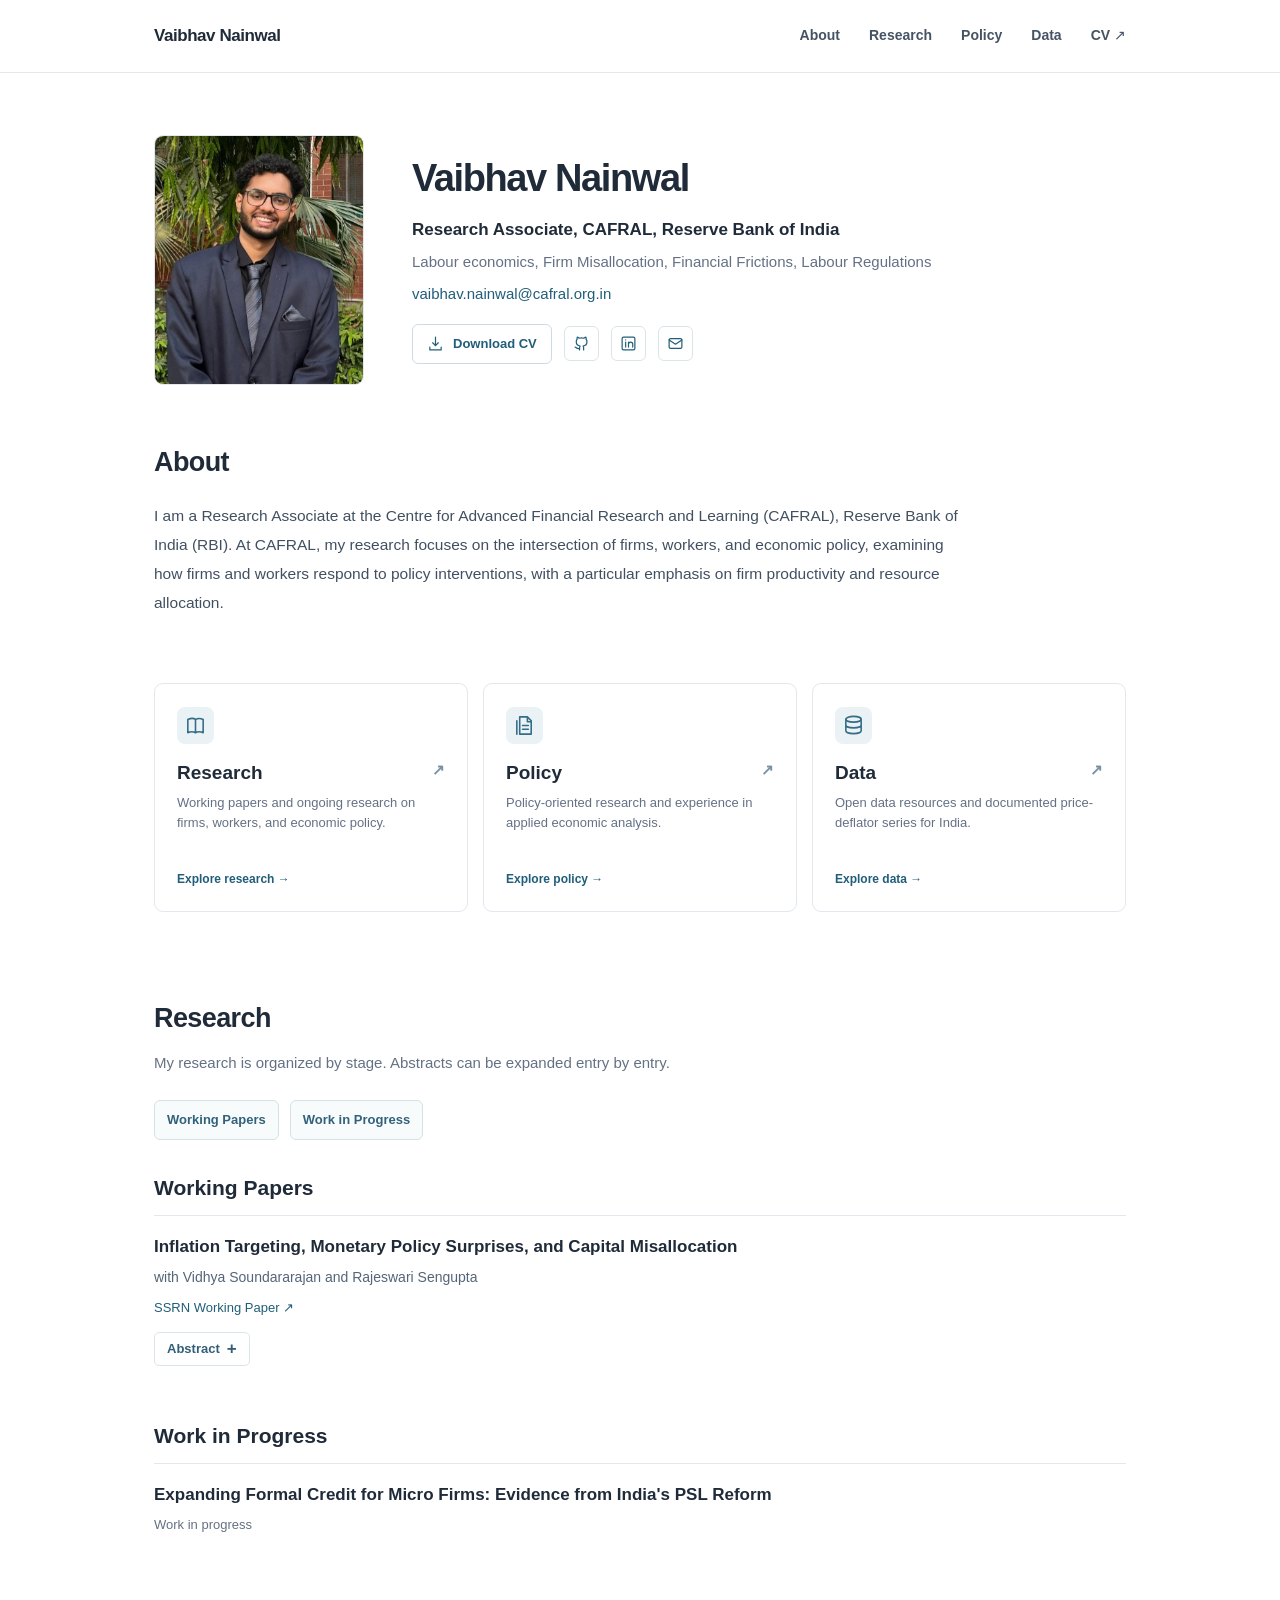
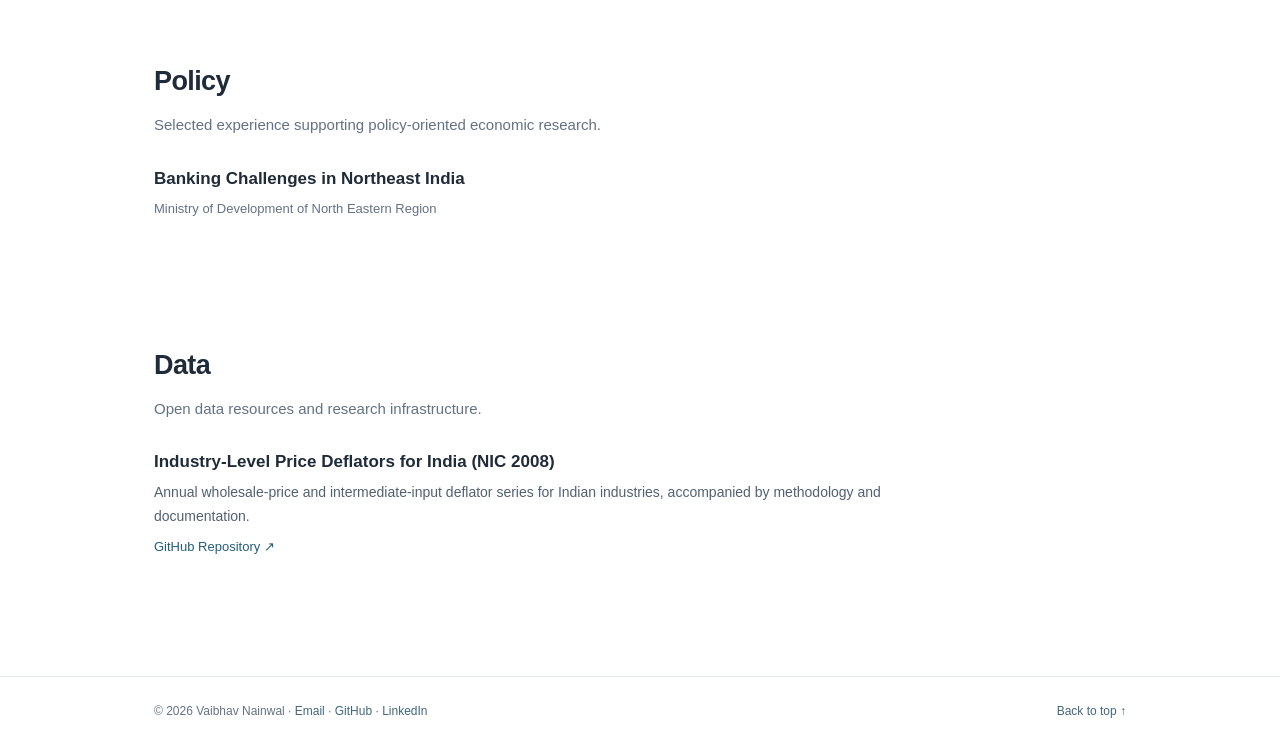
<file: index.html>
<!doctype html>
<html lang="en">
<head>
  <meta charset="utf-8">
  <meta name="viewport" content="width=device-width, initial-scale=1">

  <!-- Page title and description -->
  <title>Vaibhav Nainwal | Economist</title>
  <meta name="description" content="Vaibhav Nainwal is a Research Associate at CAFRAL, Reserve Bank of India. His research focuses on development economics, firm productivity, labour markets, monetary policy, and inequality.">

  <!-- Search engine indexing -->
  <meta name="robots" content="index, follow">
  <link rel="canonical" href="https://vaibhavnainwal.github.io/">

  <!-- Open Graph metadata -->
  <meta property="og:type" content="profile">
  <meta property="og:title" content="Vaibhav Nainwal | Economist">
  <meta property="og:description" content="Personal academic website of Vaibhav Nainwal, Research Associate at CAFRAL. Research in development economics, firm productivity, labour markets, and inequality.">
  <meta property="og:url" content="https://vaibhavnainwal.github.io/">
  <meta property="og:site_name" content="Vaibhav Nainwal">

  <!-- Social media preview -->
  <meta name="twitter:card" content="summary">
  <meta name="twitter:title" content="Vaibhav Nainwal | Economist">
  <meta name="twitter:description" content="Research Associate at CAFRAL. Research in development economics, firms, labour markets, monetary policy, and inequality.">

  <!-- Structured data for search engines -->
  <script type="application/ld+json">
  {
    "@context": "https://schema.org",
    "@type": "Person",
    "@id": "https://vaibhavnainwal.github.io/#person",
    "name": "Vaibhav Nainwal",
    "givenName": "Vaibhav",
    "familyName": "Nainwal",
    "url": "https://vaibhavnainwal.github.io/",
    "description": "Economist and Research Associate at the Centre for Advanced Financial Research and Learning (CAFRAL), working on development economics, firm productivity, labour markets, monetary policy, and inequality.",
    "jobTitle": "Research Associate",
    "worksFor": {
      "@type": "Organization",
      "name": "Centre for Advanced Financial Research and Learning (CAFRAL)",
      "url": "https://cafral.org.in/"
    },
    "alumniOf": {
      "@type": "CollegeOrUniversity",
      "name": "Delhi School of Economics, University of Delhi"
    },
    "knowsAbout": [
      "Economics",
      "Development Economics",
      "Labour Economics",
      "Firm Productivity",
      "Capital Misallocation",
      "Monetary Policy",
      "Income Inequality"
    ],
    "sameAs": [
      "https://github.com/VaibhavNainwal",
      "https://www.linkedin.com/in/vaibhav-nainwal-86041a1bb/",
      "https://ideas.repec.org/f/pna884.html"
    ]
  }
  </script>

  <!-- Website assets -->
  <link rel="icon" href="assets/favicon.svg" type="image/svg+xml">
  <link rel="stylesheet" href="styles.css">
</head>

<body>

<header class="site-header">
  <div class="container header-inner">
    <a class="wordmark" href="#home">Vaibhav Nainwal</a>
    <button class="mobile-menu" type="button" aria-expanded="false" aria-controls="mainnav">Menu ☰</button>
    <nav id="mainnav" aria-label="Primary navigation">
      <a href="#about">About</a>
      <a href="#research">Research</a>
      <a href="#policy">Policy</a>
      <a href="#data">Data</a>
      <a href="assets/Vaibhav_Nainwal_CV.pdf" target="_blank" rel="noopener">CV <span aria-hidden="true">↗</span></a>
    </nav>
  </div>
</header>

<main id="home" class="container">

  <section class="intro" aria-label="Introduction">
    <div class="portrait-area">
      <div class="portrait-placeholder" id="portrait-box">
        <span>VN</span>
        <small>Place profile.jpg in assets<br>to show your photograph</small>
      </div>
    </div>

    <div class="intro-text">
      <h1>Vaibhav Nainwal</h1>
      <p class="position">Research Associate, CAFRAL, Reserve Bank of India</p>
      <p class="fields">Labour economics, Firm Misallocation, Financial Frictions, Labour Regulations</p>
      <p class="contact-email">
        <a href="mailto:vaibhav.nainwal@cafral.org.in">vaibhav.nainwal@cafral.org.in</a>
      </p>

      <div class="profile-links">
        <a class="cv-button" href="assets/Vaibhav_Nainwal_CV.pdf" target="_blank" rel="noopener">
          <svg viewBox="0 0 24 24" aria-hidden="true">
            <path d="M12 3v12m0 0 4-4m-4 4-4-4M4 17v4h16v-4"/>
          </svg>
          Download CV
        </a>

        <a class="icon-link" href="https://github.com/VaibhavNainwal" target="_blank" rel="noopener noreferrer" aria-label="GitHub profile" title="GitHub">
          <svg viewBox="0 0 24 24" aria-hidden="true">
            <path d="M9 19c-4 1-4-2-6-2m12 4v-3.2a3 3 0 0 0-.8-2.3c2.7-.3 5.5-1.3 5.5-6A4.7 4.7 0 0 0 18.4 6a4.3 4.3 0 0 0-.1-3s-1 0-3 1.6a10 10 0 0 0-6.4 0C7 3 6 3 6 3a4.3 4.3 0 0 0-.1 3 4.7 4.7 0 0 0-1.3 3.5c0 4.7 2.8 5.7 5.5 6A3 3 0 0 0 9.3 18V21"/>
          </svg>
        </a>

        <a class="icon-link" href="https://www.linkedin.com/in/vaibhav-nainwal-86041a1bb/" target="_blank" rel="noopener noreferrer" aria-label="LinkedIn profile" title="LinkedIn">
          <svg viewBox="0 0 24 24" aria-hidden="true">
            <rect x="3" y="3" width="18" height="18" rx="2"/>
            <path d="M8 10v7m0-10v.01M12 17v-7m0 3a3 3 0 0 1 6 0v4"/>
          </svg>
        </a>

        <a class="icon-link" href="mailto:nainwalvaibhav01@gmail.com" title="Email" aria-label="Email">
          <svg viewBox="0 0 24 24" aria-hidden="true">
            <rect x="3" y="5" width="18" height="14" rx="2"/>
            <path d="m3 7 9 6 9-6"/>
          </svg>
        </a>
      </div>
    </div>
  </section>

  <section class="text-section" id="about">
    <h2>About</h2>
    <p>I am a Research Associate at the Centre for Advanced Financial Research and Learning (CAFRAL), Reserve Bank of India (RBI). At CAFRAL, my research focuses on the intersection of firms, workers, and economic policy, examining how firms and workers respond to policy interventions, with a particular emphasis on firm productivity and resource allocation.</p>
    
  </section>

  <div class="feature-grid" aria-label="Explore the website">

    <a class="feature-card" href="#research">
      <div class="feature-icon">
        <svg viewBox="0 0 24 24" aria-hidden="true">
          <path d="M4 19.5V5.7c3.6-1.6 6.4-1.3 8 0v13.8c-2.5-1.4-5.2-1.4-8 0Zm8 0V5.7c2.5-1.4 5.2-1.4 8 0v13.8c-2.8-1.4-5.5-1.4-8 0Z"/>
        </svg>
      </div>
      <h3>Research <span>↗</span></h3>
      <p>Working papers and ongoing research on firms, workers, and economic policy.</p>
      <span class="explore">Explore research →</span>
    </a>

    <a class="feature-card" href="#policy">
      <div class="feature-icon">
        <svg viewBox="0 0 24 24" aria-hidden="true">
          <path d="M7 3h8l4 4v14H7zM15 3v5h4M10 12h6m-6 4h6M4 7v14"/>
        </svg>
      </div>
      <h3>Policy <span>↗</span></h3>
      <p>Policy-oriented research and experience in applied economic analysis.</p>
      <span class="explore">Explore policy →</span>
    </a>

    <a class="feature-card" href="#data">
      <div class="feature-icon">
        <svg viewBox="0 0 24 24" aria-hidden="true">
          <ellipse cx="12" cy="5.5" rx="8" ry="3"/>
          <path d="M4 5.5v6c0 1.7 3.6 3 8 3s8-1.3 8-3v-6M4 11.5v6c0 1.7 3.6 3 8 3s8-1.3 8-3v-6"/>
        </svg>
      </div>
      <h3>Data <span>↗</span></h3>
      <p>Open data resources and documented price-deflator series for India.</p>
      <span class="explore">Explore data →</span>
    </a>

  </div>

  <section class="content-section" id="research">
    <h2>Research</h2>
    <p class="section-lede">My research is organized by stage. Abstracts can be expanded entry by entry.</p>

    <div class="jump-links">
      <a href="#working-papers">Working Papers</a>
      <a href="#work-in-progress">Work in Progress</a>
    </div>

    <h3 id="working-papers" class="category-heading">Working Papers</h3>

    <article class="entry">
      <h4>Inflation Targeting, Monetary Policy Surprises, and Capital Misallocation</h4>
      <p class="coauthors">with Vidhya Soundararajan and Rajeswari Sengupta</p>
      <p class="entry-meta">
        <a href="https://papers.ssrn.com/sol3/papers.cfm?abstract_id=7535941" target="_blank" rel="noopener noreferrer">SSRN Working Paper ↗</a>
      </p>
      <details>
        <summary>Abstract</summary>
        <div class="abstract">
          <p>We examine whether a more predictable monetary policy framework improves the allocation of capital across firms. Using firm-level data from the Indian manufacturing sector for 2005–2024, we study this in the context of India's adoption of flexible inflation targeting (FIT) in 2015. We find that firms with high pre-FIT average revenue per unit of capital (ARPK) subsequently accumulate more capital and experience a relative decline in ARPK, consistent with capital being reallocated toward previously under-capitalized firms.</p>
        </div>
      </details>
    </article>

    <h3 id="work-in-progress" class="category-heading">Work in Progress</h3>

    <article class="entry">
      <h4>Expanding Formal Credit for Micro Firms: Evidence from India's PSL Reform</h4>
      <p class="entry-meta">Work in progress</p>
    </article>
  </section>

  <section class="content-section" id="policy">
    <h2>Policy</h2>
    <p class="section-lede">Selected experience supporting policy-oriented economic research.</p>

    <article class="entry">
      <h4>Banking Challenges in Northeast India</h4>
      <p class="entry-meta">Ministry of Development of North Eastern Region  </p>
    </article>
  </section>

  <section class="content-section" id="data">
    <h2>Data</h2>
    <p class="section-lede">Open data resources and research infrastructure.</p>

    <article class="entry">
      <h4>Industry-Level Price Deflators for India (NIC 2008)</h4>
      <p>Annual wholesale-price and intermediate-input deflator series for Indian industries, accompanied by methodology and documentation.</p>
      <p class="entry-meta">
        <a href="https://github.com/VaibhavNainwal/Deflator-Series" target="_blank" rel="noopener noreferrer">GitHub Repository ↗</a>
      </p>
    </article>
  </section>

</main>

<footer>
  <div class="container footer-inner">
    <span>
      © <span id="year">2026</span> Vaibhav Nainwal ·
      <a href="mailto:vaibhav.nainwal@cafral.org.in">Email</a> ·
      <a href="https://github.com/VaibhavNainwal" target="_blank" rel="noopener noreferrer">GitHub</a> ·
      <a href="https://www.linkedin.com/in/vaibhav-nainwal-86041a1bb/" target="_blank" rel="noopener noreferrer">LinkedIn</a>
    </span>
    <a href="#home">Back to top ↑</a>
  </div>
</footer>

<script src="script.js"></script>

</body>
</html>
</file>
<file: styles.css>
:root{--ink:#202b39;--muted:#647184;--accent:#215e79;--line:#e2e8ed;--soft:#f7fafb;--white:#fff}*{box-sizing:border-box}html{scroll-behavior:smooth;scroll-padding-top:95px}body{margin:0;color:var(--ink);font:16px/1.68 -apple-system,BlinkMacSystemFont,"Segoe UI",Arial,sans-serif;background:#fff}a{color:var(--accent);text-decoration:none}a:hover{text-decoration:underline}.container{max-width:1040px;padding:0 34px;margin:0 auto}.site-header{position:sticky;top:0;z-index:10;background:rgba(255,255,255,.97);border-bottom:1px solid var(--line);backdrop-filter:blur(12px)}.header-inner{min-height:72px;display:flex;align-items:center;justify-content:space-between;gap:20px}.wordmark{font-weight:750;color:var(--ink);font-size:17px;letter-spacing:-.45px}.header-inner nav{display:flex;align-items:center;gap:29px}.header-inner nav a{color:#455364;font-size:14px;font-weight:560}.header-inner nav a:hover{color:var(--accent)}.mobile-menu{display:none}.intro{display:grid;grid-template-columns:210px 1fr;gap:48px;align-items:center;padding:62px 0 43px}.portrait-area{width:210px;height:250px}.portrait-placeholder{height:100%;width:100%;border-radius:9px;background:#e6eff3;color:#53748a;display:flex;flex-direction:column;justify-content:center;align-items:center;gap:7px;text-align:center;border:1px solid #d9e5eb}.portrait-placeholder span{font:400 80px/1 Georgia,serif}.portrait-placeholder small{font-size:11px;line-height:1.4;padding:0 10px}.portrait-area img{display:block;height:100%;width:100%;object-fit:cover;object-position:center 22%;border-radius:9px;border:1px solid var(--line)}h1,h2,h3,h4,p{margin-top:0}.intro h1{font-size:38px;line-height:1.17;letter-spacing:-1.4px;margin-bottom:15px;font-weight:720}.position{font-size:17px;font-weight:620;margin-bottom:6px}.fields{color:var(--muted);font-size:15px;line-height:1.65;margin-bottom:6px}.contact-email{font-size:15px;margin-bottom:18px}.profile-links{display:flex;gap:12px;align-items:center}.cv-button{border:1px solid #cbdce5;padding:8px 14px;border-radius:6px;font-size:13px;font-weight:650;display:inline-flex;gap:9px;align-items:center}.cv-button svg,.icon-link svg{width:17px;height:17px;fill:none;stroke:currentColor;stroke-width:1.7;stroke-linecap:round;stroke-linejoin:round}.icon-link{display:grid;place-items:center;border:1px solid #dbe4e9;width:35px;height:35px;border-radius:6px}.text-section{padding:12px 0 30px}.text-section h2,.content-section h2{font-size:27px;letter-spacing:-.6px;font-weight:700;margin-bottom:17px}.text-section p{max-width:820px;margin-bottom:14px;color:#415061;font-size:15.5px;line-height:1.86}.feature-grid{display:grid;grid-template-columns:repeat(3,1fr);gap:15px;margin:21px 0 70px}.feature-card{border:1px solid var(--line);border-radius:9px;padding:23px 22px 20px;color:var(--ink);background:var(--white);min-height:205px;transition:border-color .2s,transform .2s,box-shadow .2s}.feature-card:hover{text-decoration:none;border-color:#a9c7d6;box-shadow:0 6px 18px #263c4c09;transform:translateY(-2px)}.feature-icon{width:37px;height:37px;border-radius:8px;background:#eaf2f6;color:#336d86;display:grid;place-items:center;margin-bottom:13px}.feature-icon svg{width:23px;height:23px;fill:none;stroke:currentColor;stroke-width:1.65;stroke-linecap:round;stroke-linejoin:round}.feature-card h3{font-size:19px;margin-bottom:4px;display:flex;justify-content:space-between}.feature-card h3 span{font-size:15px;color:#7792a1}.feature-card p{color:var(--muted);font-size:13px;line-height:1.6;min-height:60px;margin-bottom:12px}.explore{font-size:12px;font-weight:700;color:var(--accent)}.content-section{padding:14px 0 60px}.section-lede{color:var(--muted);font-size:15px;margin-top:-9px;margin-bottom:25px}.jump-links{display:flex;gap:11px;flex-wrap:wrap;margin:0 0 30px}.jump-links a{border:1px solid #d5e2e9;background:#f8fbfc;color:#32627b;border-radius:6px;padding:8px 12px;font-size:13px;font-weight:650}.category-heading{font-size:21px;font-weight:700;margin:30px 0 15px;padding-bottom:10px;border-bottom:1px solid var(--line)}.entry{padding:4px 0 22px;margin-bottom:14px}.entry h4{font-size:17px;line-height:1.43;margin-bottom:7px;font-weight:680}.entry p{margin-bottom:7px}.coauthors{font-size:14px;color:#546578}.entry-meta{font-size:13px;color:var(--muted);margin-bottom:13px!important}.sep{padding:0 8px;color:#bec7cc}.entry>p:not(.coauthors):not(.entry-meta){color:#526071;font-size:14px;max-width:820px}details{margin-top:13px}summary{list-style:none;cursor:pointer;display:inline-flex;align-items:center;gap:7px;border:1px solid #dce5eb;border-radius:5px;padding:5px 12px;color:#325f78;font-size:13px;font-weight:630}summary::-webkit-details-marker{display:none}summary:after{content:'+';font-size:17px;line-height:1}details[open] summary:after{content:'−'}.abstract{font-size:14px;color:#4d5e70;line-height:1.84;max-width:880px;border-left:3px solid #cde1eb;padding:13px 20px 1px;margin:12px 0;background:#f9fbfc}footer{border-top:1px solid var(--line);margin-top:10px}.footer-inner{display:flex;justify-content:space-between;align-items:center;padding-top:24px;padding-bottom:25px;gap:15px;font-size:12px;color:var(--muted)}footer a{color:#42677d}@media(max-width:720px){.container{padding:0 20px}.header-inner{min-height:62px}.mobile-menu{display:block;border:0;background:none;color:var(--ink);font:600 13px inherit;padding:10px;cursor:pointer}.header-inner nav{display:none;position:absolute;left:0;right:0;top:62px;background:white;border-bottom:1px solid var(--line);padding:12px 24px 18px;flex-direction:column;align-items:flex-start;gap:15px}.header-inner nav.is-open{display:flex}.intro{grid-template-columns:1fr;gap:23px;padding:36px 0 15px}.portrait-area{height:210px;width:176px}.intro h1{font-size:32px}.feature-grid{grid-template-columns:1fr;gap:12px;margin-bottom:38px}.feature-card{min-height:auto}.feature-card p{min-height:auto}.footer-inner{flex-direction:column;align-items:flex-start}.content-section{padding-bottom:40px}}
</file>
